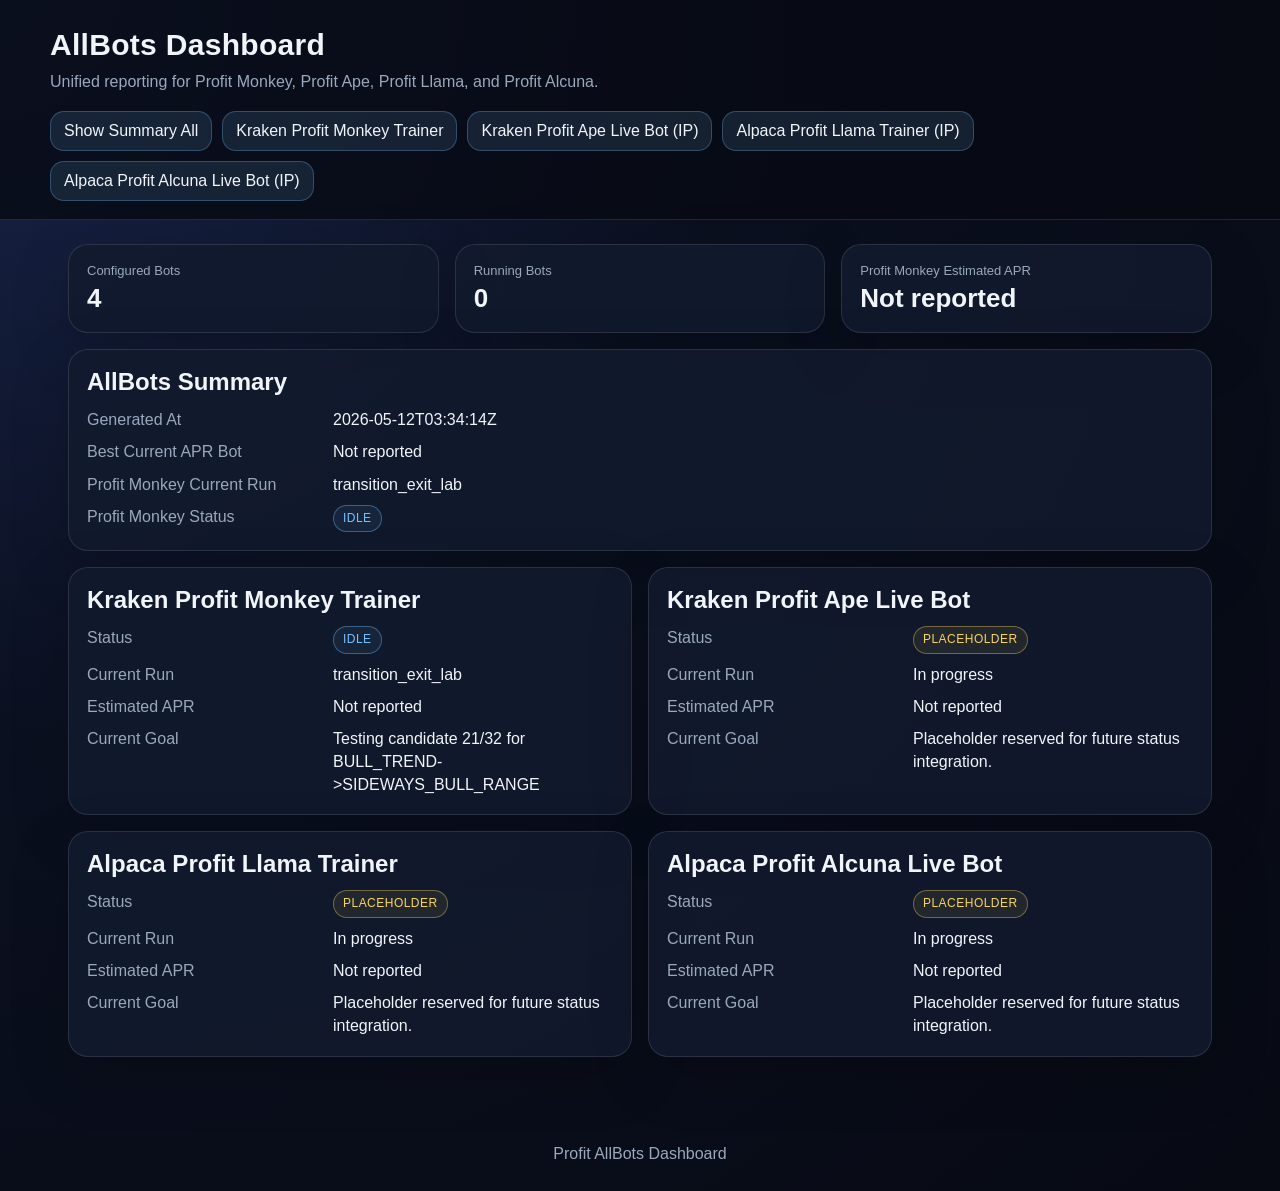
<file: index.html>
<!doctype html>
<html lang="en">
<head>
  <meta charset="utf-8">
  <title>AllBots Dashboard</title>
  <meta name="viewport" content="width=device-width, initial-scale=1">
  <link href="./assets/styles.css" rel="stylesheet">
</head>
<body>
<script src="./assets/app.js"></script>
<script>
  AllBots.pageShell("AllBots Dashboard", "Unified reporting for Profit Monkey, Profit Ape, Profit Llama, and Profit Alcuna.");
  AllBots.boot("summary");
</script>
</body>
</html>
</file>
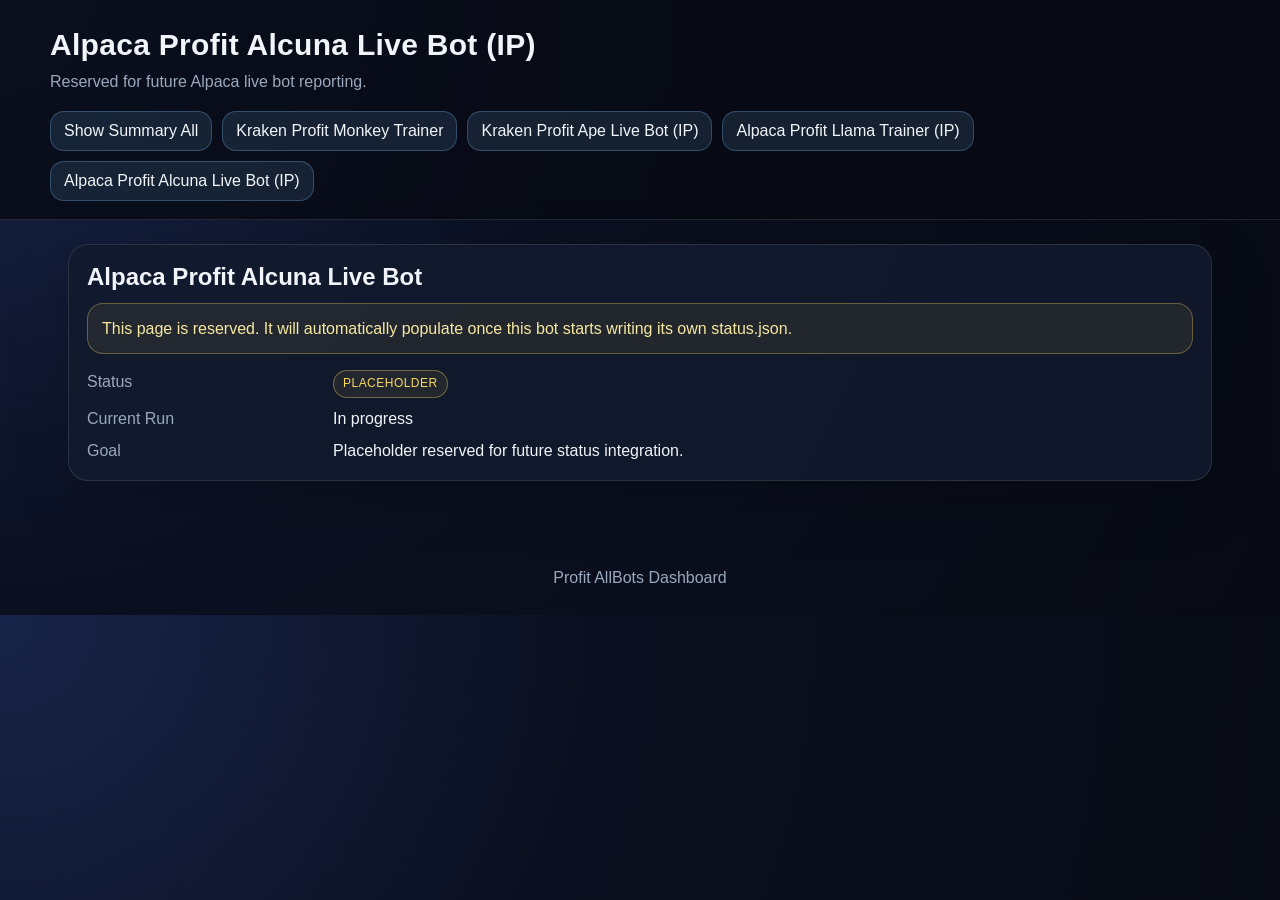
<file: pages/alcuna.html>
<!doctype html>
<html lang="en">
<head>
  <meta charset="utf-8">
  <title>Alpaca Profit Alcuna Live Bot (IP)</title>
  <meta name="viewport" content="width=device-width, initial-scale=1">
  <link href="../assets/styles.css" rel="stylesheet">
</head>
<body>
<script src="../assets/app.js"></script>
<script>
  AllBots.pageShellSub("Alpaca Profit Alcuna Live Bot (IP)", "Reserved for future Alpaca live bot reporting.");
  AllBots.boot("profit_alcuna");
</script>
</body>
</html>
</file>
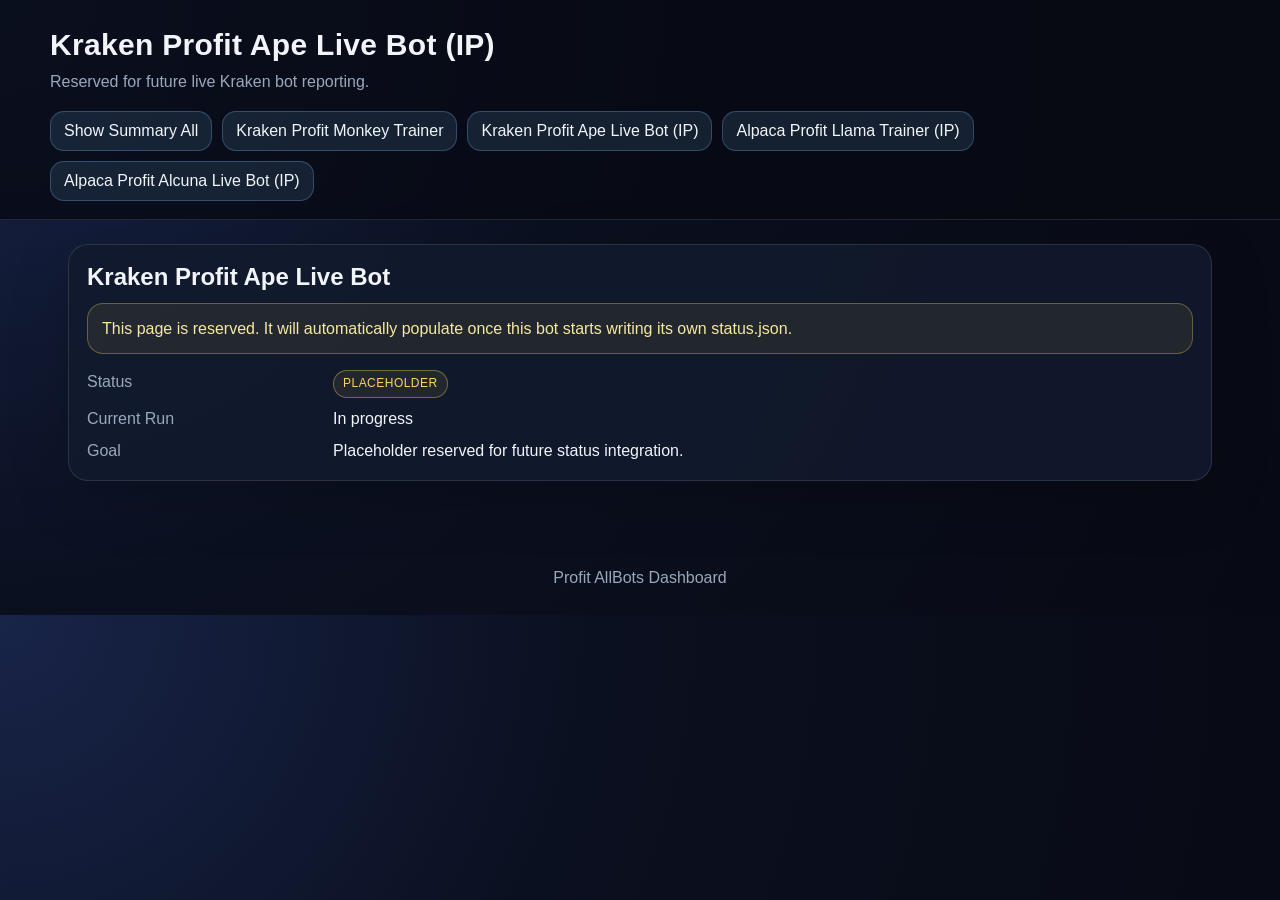
<file: pages/ape.html>
<!doctype html>
<html lang="en">
<head>
  <meta charset="utf-8">
  <title>Kraken Profit Ape Live Bot (IP)</title>
  <meta name="viewport" content="width=device-width, initial-scale=1">
  <link href="../assets/styles.css" rel="stylesheet">
</head>
<body>
<script src="../assets/app.js"></script>
<script>
  AllBots.pageShellSub("Kraken Profit Ape Live Bot (IP)", "Reserved for future live Kraken bot reporting.");
  AllBots.boot("profit_ape");
</script>
</body>
</html>
</file>
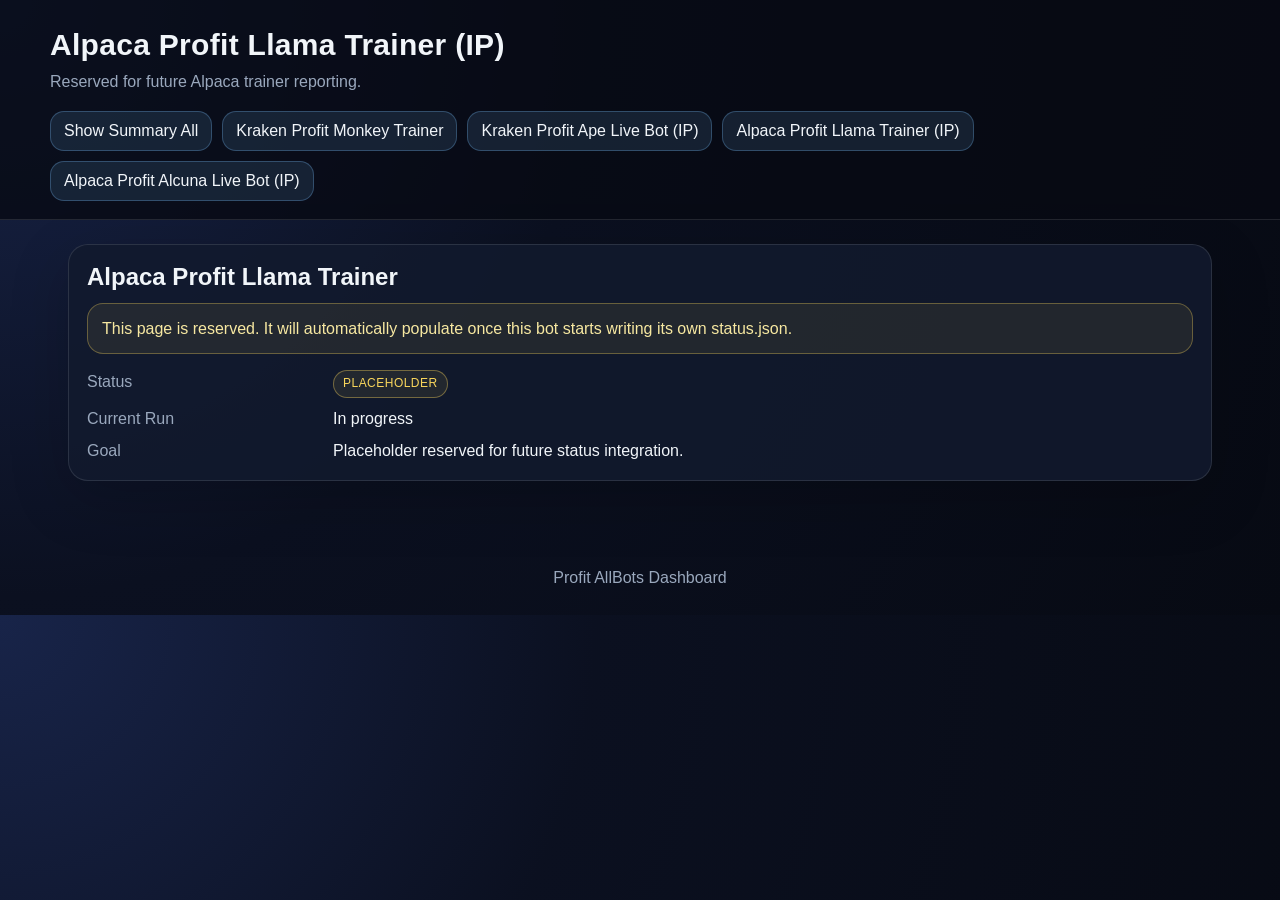
<file: pages/llama.html>
<!doctype html>
<html lang="en">
<head>
  <meta charset="utf-8">
  <title>Alpaca Profit Llama Trainer (IP)</title>
  <meta name="viewport" content="width=device-width, initial-scale=1">
  <link href="../assets/styles.css" rel="stylesheet">
</head>
<body>
<script src="../assets/app.js"></script>
<script>
  AllBots.pageShellSub("Alpaca Profit Llama Trainer (IP)", "Reserved for future Alpaca trainer reporting.");
  AllBots.boot("profit_llama");
</script>
</body>
</html>
</file>
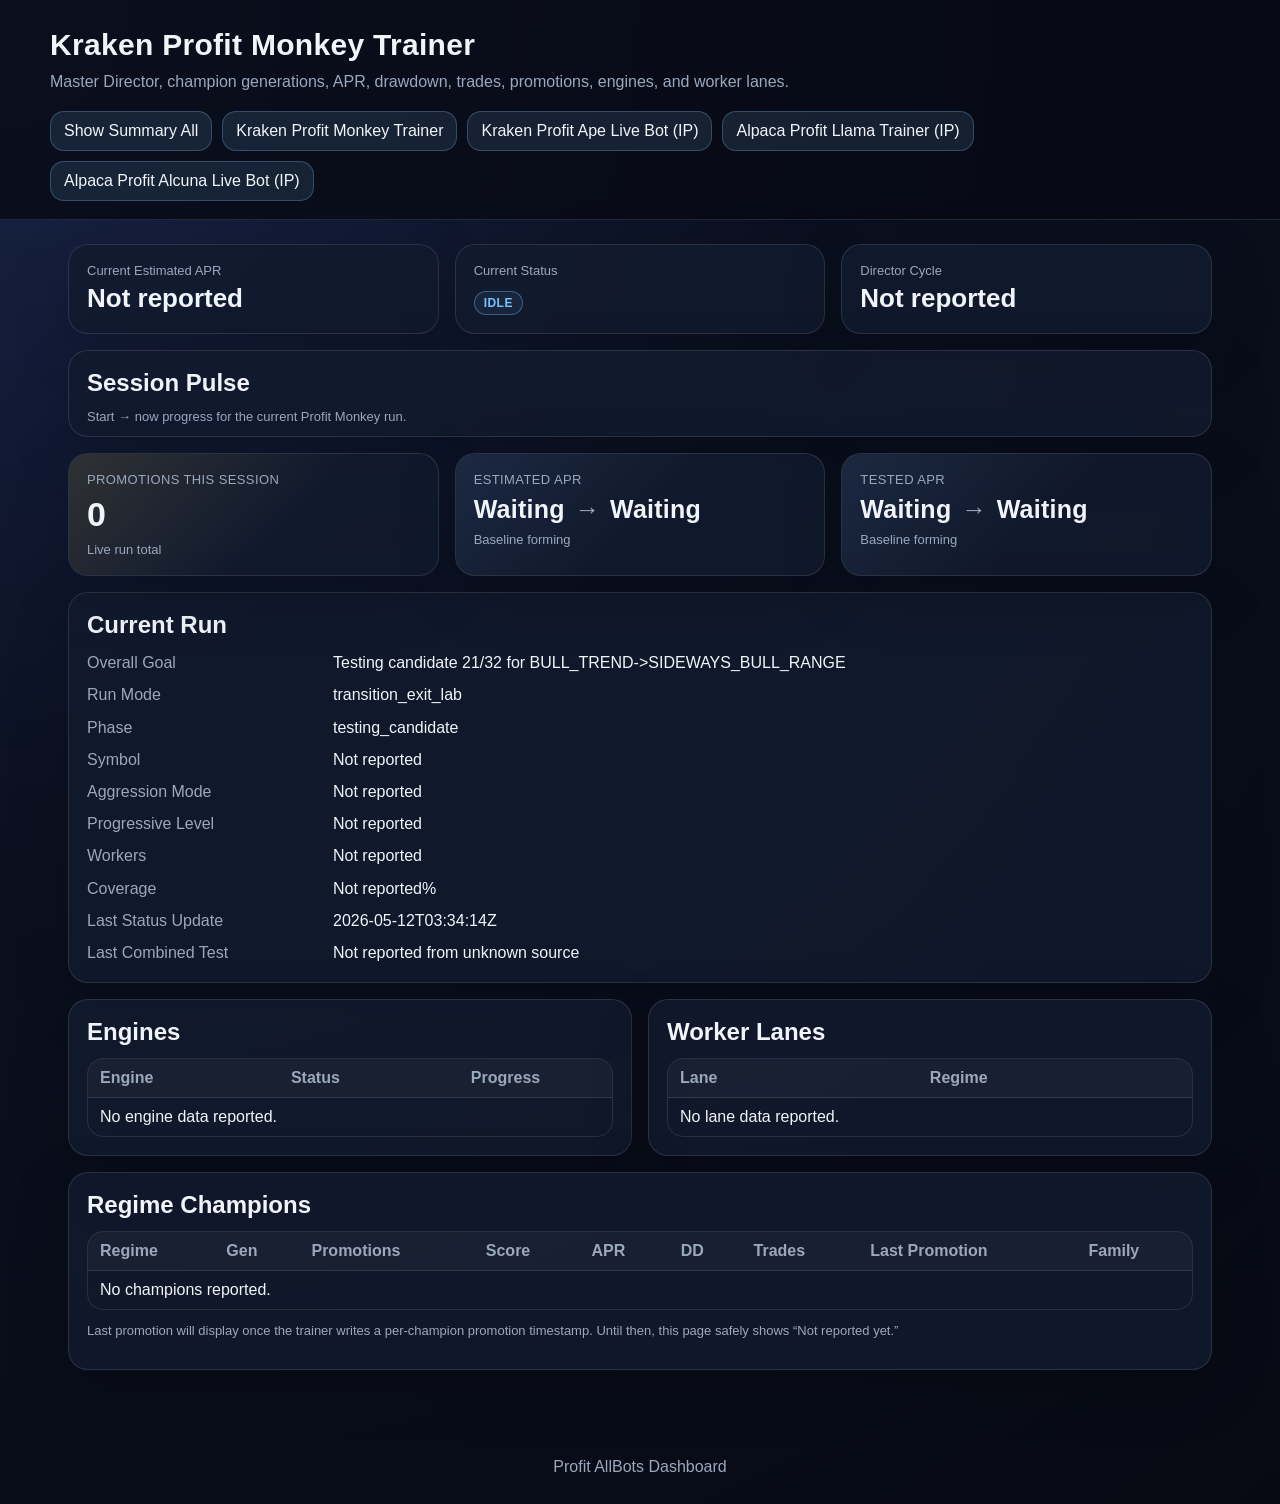
<file: pages/monkey.html>
<!doctype html>
<html lang="en">
<head>
  <meta charset="utf-8">
  <title>Kraken Profit Monkey Trainer</title>
  <meta name="viewport" content="width=device-width, initial-scale=1">
  <link href="../assets/styles.css" rel="stylesheet">
</head>
<body>
<script src="../assets/app.js"></script>
<script>
  AllBots.pageShellSub("Kraken Profit Monkey Trainer", "Master Director, champion generations, APR, drawdown, trades, promotions, engines, and worker lanes.");
  AllBots.boot("monkey");
</script>
</body>
</html>
</file>
<file: assets/styles.css>
:root {
  --bg: #0b1020;
  --panel: #121a2e;
  --panel-2: #17213a;
  --text: #f1f5f9;
  --muted: #9aa8bd;
  --line: rgba(255,255,255,0.11);
  --good: #7ee787;
  --warn: #f9d65c;
  --bad: #ff7b72;
  --blue: #79c0ff;
}

* { box-sizing: border-box; }

body {
  margin: 0;
  font-family: Arial, Helvetica, sans-serif;
  background: radial-gradient(circle at top left, #182449 0, #0b1020 42%, #070a13 100%);
  color: var(--text);
}

a { color: inherit; text-decoration: none; }

.header {
  padding: 28px 22px 18px;
  border-bottom: 1px solid var(--line);
  background: rgba(7,10,19,0.78);
  position: relative;
}

.header-inner {
  max-width: 1180px;
  margin: 0 auto;
}

.title {
  margin: 0;
  font-size: 30px;
  letter-spacing: 0.3px;
}

.subtitle {
  margin-top: 8px;
  color: var(--muted);
  line-height: 1.45;
}

.nav {
  display: flex;
  gap: 10px;
  flex-wrap: wrap;
  margin-top: 18px;
}

.nav a, .button {
  background: rgba(121,192,255,0.12);
  border: 1px solid rgba(121,192,255,0.28);
  padding: 10px 13px;
  border-radius: 14px;
  color: var(--text);
}

.nav a:hover, .button:hover {
  background: rgba(121,192,255,0.22);
}

.main {
  max-width: 1180px;
  margin: 0 auto;
  padding: 24px 18px 60px;
}

.grid {
  display: grid;
  grid-template-columns: repeat(12, 1fr);
  gap: 16px;
}

.card {
  grid-column: span 12;
  background: rgba(18,26,46,0.86);
  border: 1px solid var(--line);
  border-radius: 20px;
  padding: 18px;
  box-shadow: 0 18px 60px rgba(0,0,0,0.18);
}

.card.third { grid-column: span 4; }
.card.half { grid-column: span 6; }

.card h2, .card h3 {
  margin: 0 0 12px;
}

.metric {
  display: flex;
  flex-direction: column;
  gap: 5px;
}

.metric .label {
  color: var(--muted);
  font-size: 13px;
}

.metric .value {
  font-size: 26px;
  font-weight: 700;
}

.kv {
  display: grid;
  grid-template-columns: 230px 1fr;
  gap: 9px 16px;
  line-height: 1.45;
}

.kv div:nth-child(odd) {
  color: var(--muted);
}

.status-pill {
  display: inline-block;
  padding: 4px 9px;
  border-radius: 999px;
  border: 1px solid var(--line);
  font-size: 12px;
  text-transform: uppercase;
  letter-spacing: .04em;
}

.status-running { color: var(--good); border-color: rgba(126,231,135,.38); background: rgba(126,231,135,.08); }
.status-placeholder, .status-idle_or_stale { color: var(--warn); border-color: rgba(249,214,92,.38); background: rgba(249,214,92,.08); }
.status-idle { color: var(--blue); border-color: rgba(121,192,255,.38); background: rgba(121,192,255,.08); }
.status-unknown { color: var(--bad); border-color: rgba(255,123,114,.38); background: rgba(255,123,114,.08); }

.table-wrap {
  overflow-x: auto;
  border: 1px solid var(--line);
  border-radius: 16px;
}

table {
  width: 100%;
  border-collapse: collapse;
  min-width: 880px;
}

th, td {
  padding: 10px 12px;
  border-bottom: 1px solid var(--line);
  text-align: left;
  vertical-align: top;
}

th {
  color: var(--muted);
  font-weight: 600;
  background: rgba(255,255,255,0.035);
}

tr:last-child td {
  border-bottom: 0;
}

.small {
  font-size: 13px;
  color: var(--muted);
}

.mono {
  font-family: Consolas, Monaco, monospace;
}

.footer {
  color: var(--muted);
  text-align: center;
  padding: 28px 20px;
}

.notice {
  padding: 13px 14px;
  border: 1px solid rgba(249,214,92,.32);
  background: rgba(249,214,92,.08);
  border-radius: 16px;
  color: #f7e8a1;
  line-height: 1.45;
}

@media (max-width: 840px) {
  .card.third, .card.half { grid-column: span 12; }
  .kv { grid-template-columns: 1fr; gap: 4px; }
  .title { font-size: 25px; }
}


.session-header {
  padding-bottom: 12px;
}

.session-card {
  position: relative;
  overflow: hidden;
}

.session-card::before {
  content: "";
  position: absolute;
  inset: 0;
  background: linear-gradient(135deg, rgba(121,192,255,0.10), transparent 55%);
  pointer-events: none;
}

.session-card.up::before {
  background: linear-gradient(135deg, rgba(126,231,135,0.14), transparent 58%);
}

.session-card.down::before {
  background: linear-gradient(135deg, rgba(255,123,114,0.13), transparent 58%);
}

.session-card.promo::before {
  background: linear-gradient(135deg, rgba(249,214,92,0.13), transparent 58%);
}

.session-label {
  position: relative;
  color: var(--muted);
  font-size: 13px;
  letter-spacing: .03em;
  text-transform: uppercase;
  margin-bottom: 8px;
}

.journey {
  position: relative;
  display: flex;
  align-items: baseline;
  gap: 10px;
  flex-wrap: wrap;
  font-size: 25px;
  font-weight: 800;
  letter-spacing: .01em;
}

.journey .arrow {
  color: var(--muted);
  font-weight: 500;
}

.big-number {
  font-size: 34px;
}

.session-delta {
  position: relative;
  margin-top: 8px;
  color: var(--muted);
  font-size: 13px;
}

.session-card.up .session-delta {
  color: var(--good);
}

.session-card.down .session-delta {
  color: var(--bad);
}

@media (max-width: 840px) {
  .header {
    position: relative;
    padding: 20px 16px 14px;
  }

  .nav {
    display: grid;
    grid-template-columns: 1fr;
    gap: 8px;
  }

  .nav a {
    padding: 9px 11px;
  }

  .journey {
    font-size: 22px;
  }

  .big-number {
    font-size: 30px;
  }
}
</file>
